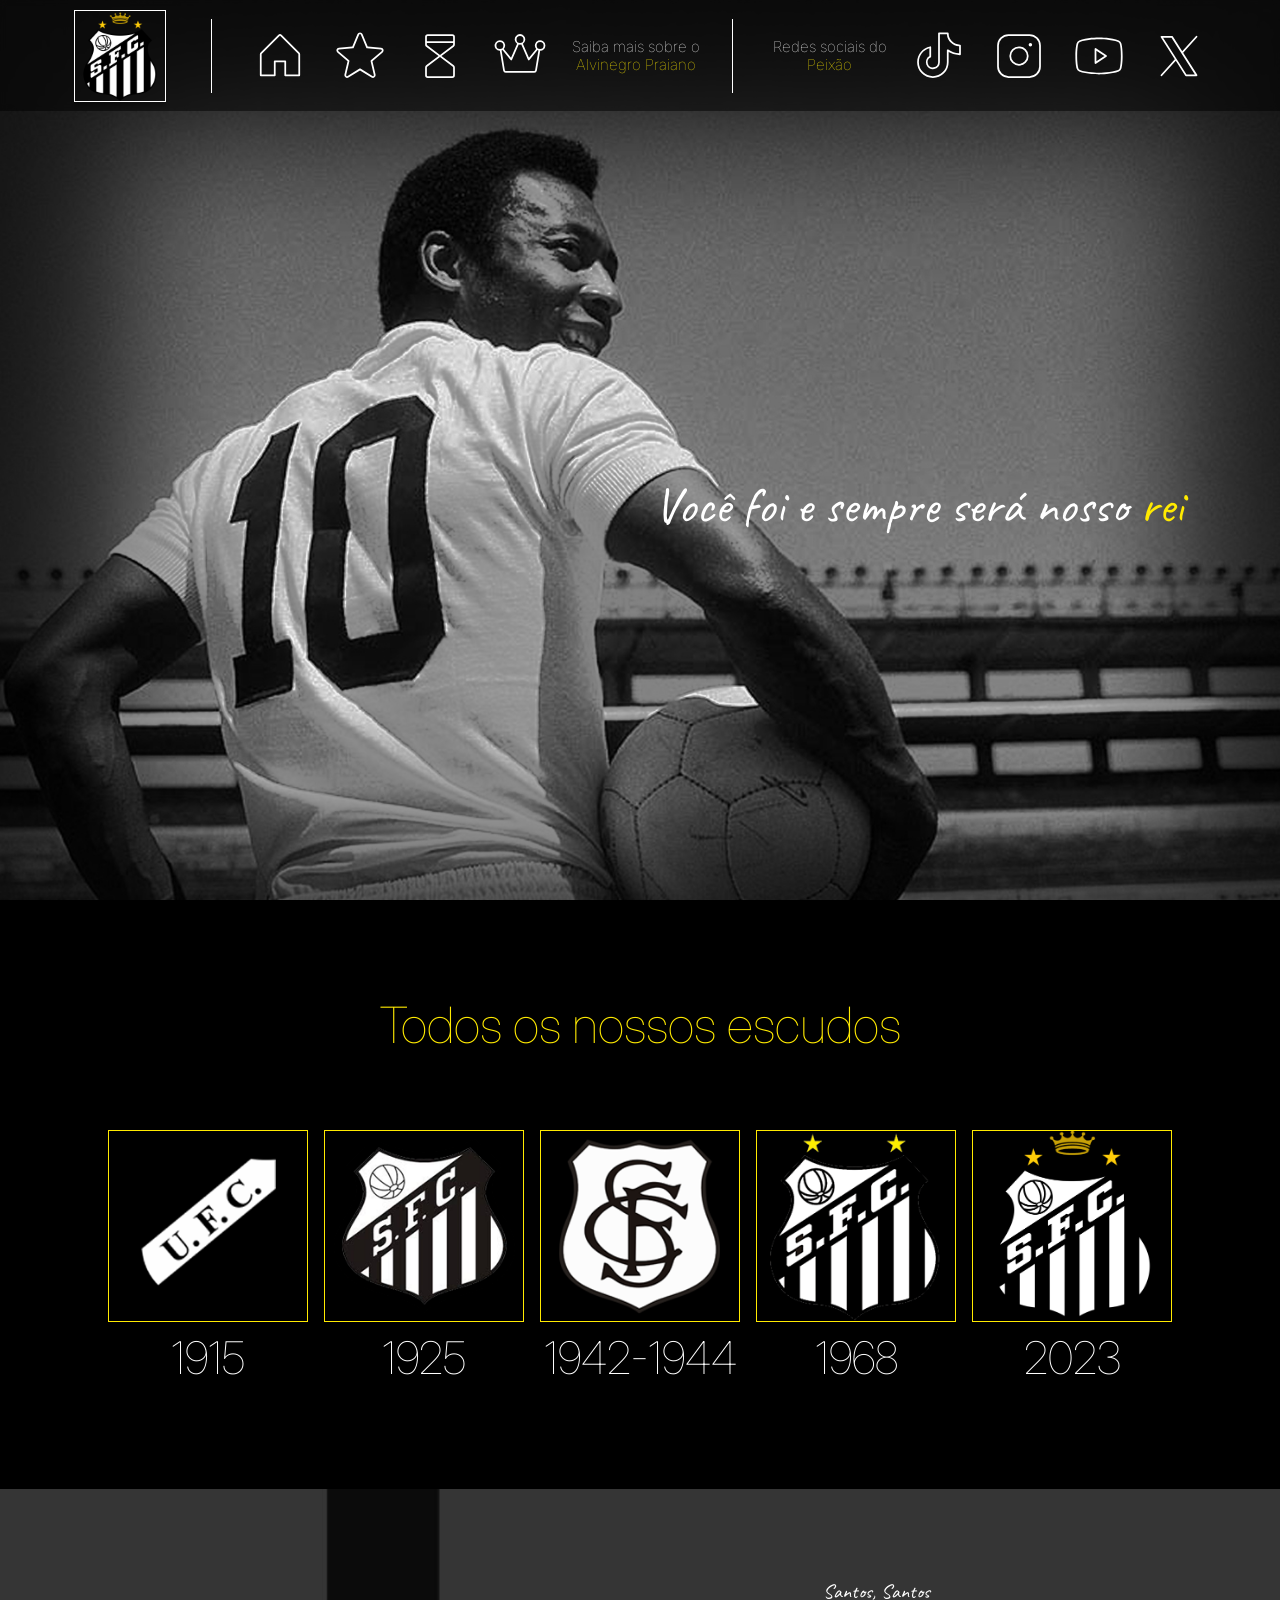
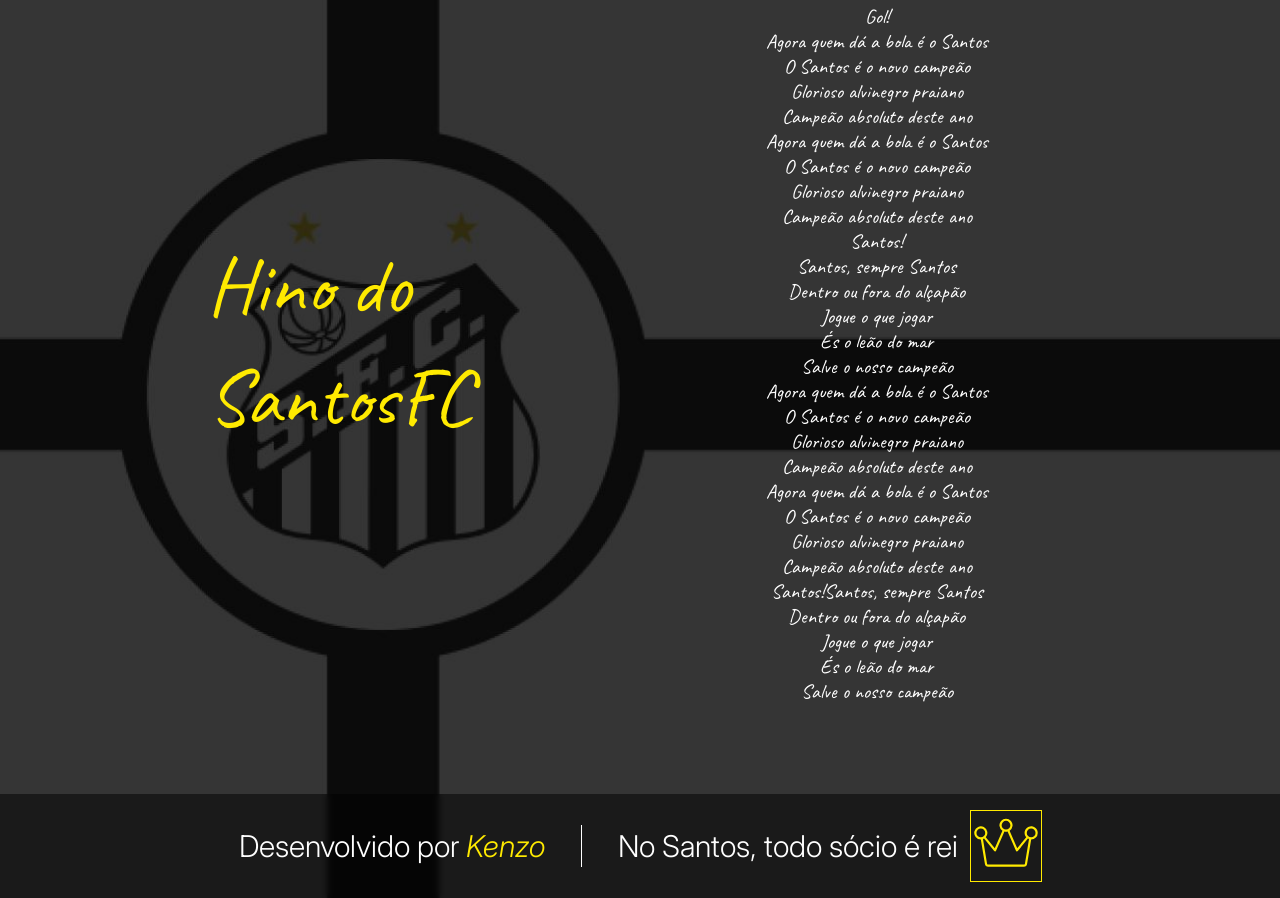
<file: index.html>
<!DOCTYPE html>
<html lang="pt-BR">
<head>
  <meta charset="UTF-8">
  <meta name="viewport" content="width=device-width, initial-scale=1.0">
  <title>Início - SomosSantos</title>
  <link rel="icon" type="image/png" href="img/escudos/favicon.png">

  <link rel="preconnect" href="https://fonts.googleapis.com">
  <link rel="preconnect" href="https://fonts.gstatic.com" crossorigin>
  <link href="https://fonts.googleapis.com/css2?family=Caveat&family=EB+Garamond&family=Inter:ital,wght@0,100;0,300;0,400;1,400;1,700&display=swap" rel="stylesheet">

  <link rel="stylesheet" href="css/base.css">
  <link rel="stylesheet" href="css/home.css">
</head>

<body>
  <header class="topo">
        <a href="index.html" class="topo__logo">
        <img src="img/escudos/escudo-2023.png" alt="Santos FC — página inicial">
        </a>

        <nav class="topo__nav" aria-label="Páginas do site">
            <a href="vila-belmiro.html"><img src="img/icones/casa.svg" alt="Vila-Belmiro"></a>
            <a href="idolos.html"><img src="img/icones/estrela.svg" alt="Ídolos"></a>
            <a href="historia.html"><img src="img/icones/ampulheta.svg" alt="História do clube"></a>
            <a href="pele.html"><img src="img/icones/coroa.svg" alt="Pelé"></a>       
            <p class="topo__texto">Saiba mais sobre o <span class="destaque">Alvinegro Praiano</span></p>   
        </nav>

        <div class="topo__redes">
        <p class="topo__texto">Redes sociais do <span class="destaque">Peixão</span></p>
        <a href="https://www.tiktok.com/@santosfc"><img src="img/icones/tiktok.svg" alt="TikTok"></a>
        <a href="https://www.instagram.com/santosfc/?hl=pt-br"><img src="img/icones/instagram.svg" alt="Instagram"></a>
        <a href="https://www.youtube.com/@santosfc"><img src="img/icones/youtube.svg" alt="YouTube"></a>
        <a href="https://x.com/SantosFC"><img src="img/icones/x.svg" alt="X"></a>
        </div>
  </header>

  <main>
     <section class="hero">
      <h1>Você foi e sempre será nosso <a href="pele.html" class="destaque hero__link">rei</a></h1>
        </section>

        <section class="escudos">
        <h2>Todos os nossos escudos</h2>
        <div class="escudos__grade">
            <figure>
            <img src="img/escudos/escudo-1915.png" alt="Escudo do União FC">
            <figcaption>1915</figcaption>
            </figure>
            <figure>
            <img src="img/escudos/escudo-1925.png" alt="Escudo do Santos sem estrelas">
            <figcaption>1925</figcaption>
            </figure>
            <figure>
            <img src="img/escudos/escudo-1942.png" alt="Escudo do Santos com as iniciais entrelaçadas">
            <figcaption>1942-1944</figcaption>
            </figure>
            <figure>
            <img src="img/escudos/escudo-1968.png" alt="Escudo do Santos bicampeão, com duas estrelas">
            <figcaption>1968</figcaption>
            </figure>
            <figure>
            <img src="img/escudos/escudo-2023.png" alt="Escudo atual do Santos, com a coroa">
            <figcaption>2023</figcaption>
            </figure>
        </div>
        </section>

        <section class="hino">
            <h2>Hino do SantosFC</h2>
            <p class="hino__letra">Santos, Santos
                Gol!
Agora quem dá a bola é o Santos
O Santos é o novo campeão
Glorioso alvinegro praiano
Campeão absoluto deste ano
Agora quem dá a bola é o Santos
O Santos é o novo campeão
Glorioso alvinegro praiano
Campeão absoluto deste ano
Santos!
Santos, sempre Santos
Dentro ou fora do alçapão
Jogue o que jogar
És o leão do mar
Salve o nosso campeão
Agora quem dá a bola é o Santos
O Santos é o novo campeão
Glorioso alvinegro praiano
Campeão absoluto deste ano
Agora quem dá a bola é o Santos
O Santos é o novo campeão
Glorioso alvinegro praiano
Campeão absoluto deste ano
Santos!Santos, sempre Santos
Dentro ou fora do alçapão
Jogue o que jogar
És o leão do mar
Salve o nosso campeão</p>
        </section>
  </main>

  <footer class="rodape rodape--sobreposto">
        <p class="rodape__credito">Desenvolvido por <span class="destaque">Kenzo</span></p>
        <a href="https://www.sociorei.com/" class="rodape__socio">
        No Santos, todo sócio é rei
        <img src="img/icones/coroa-amarela.svg" alt="">
    </a>
  </footer>
</body>
</html>
</file>
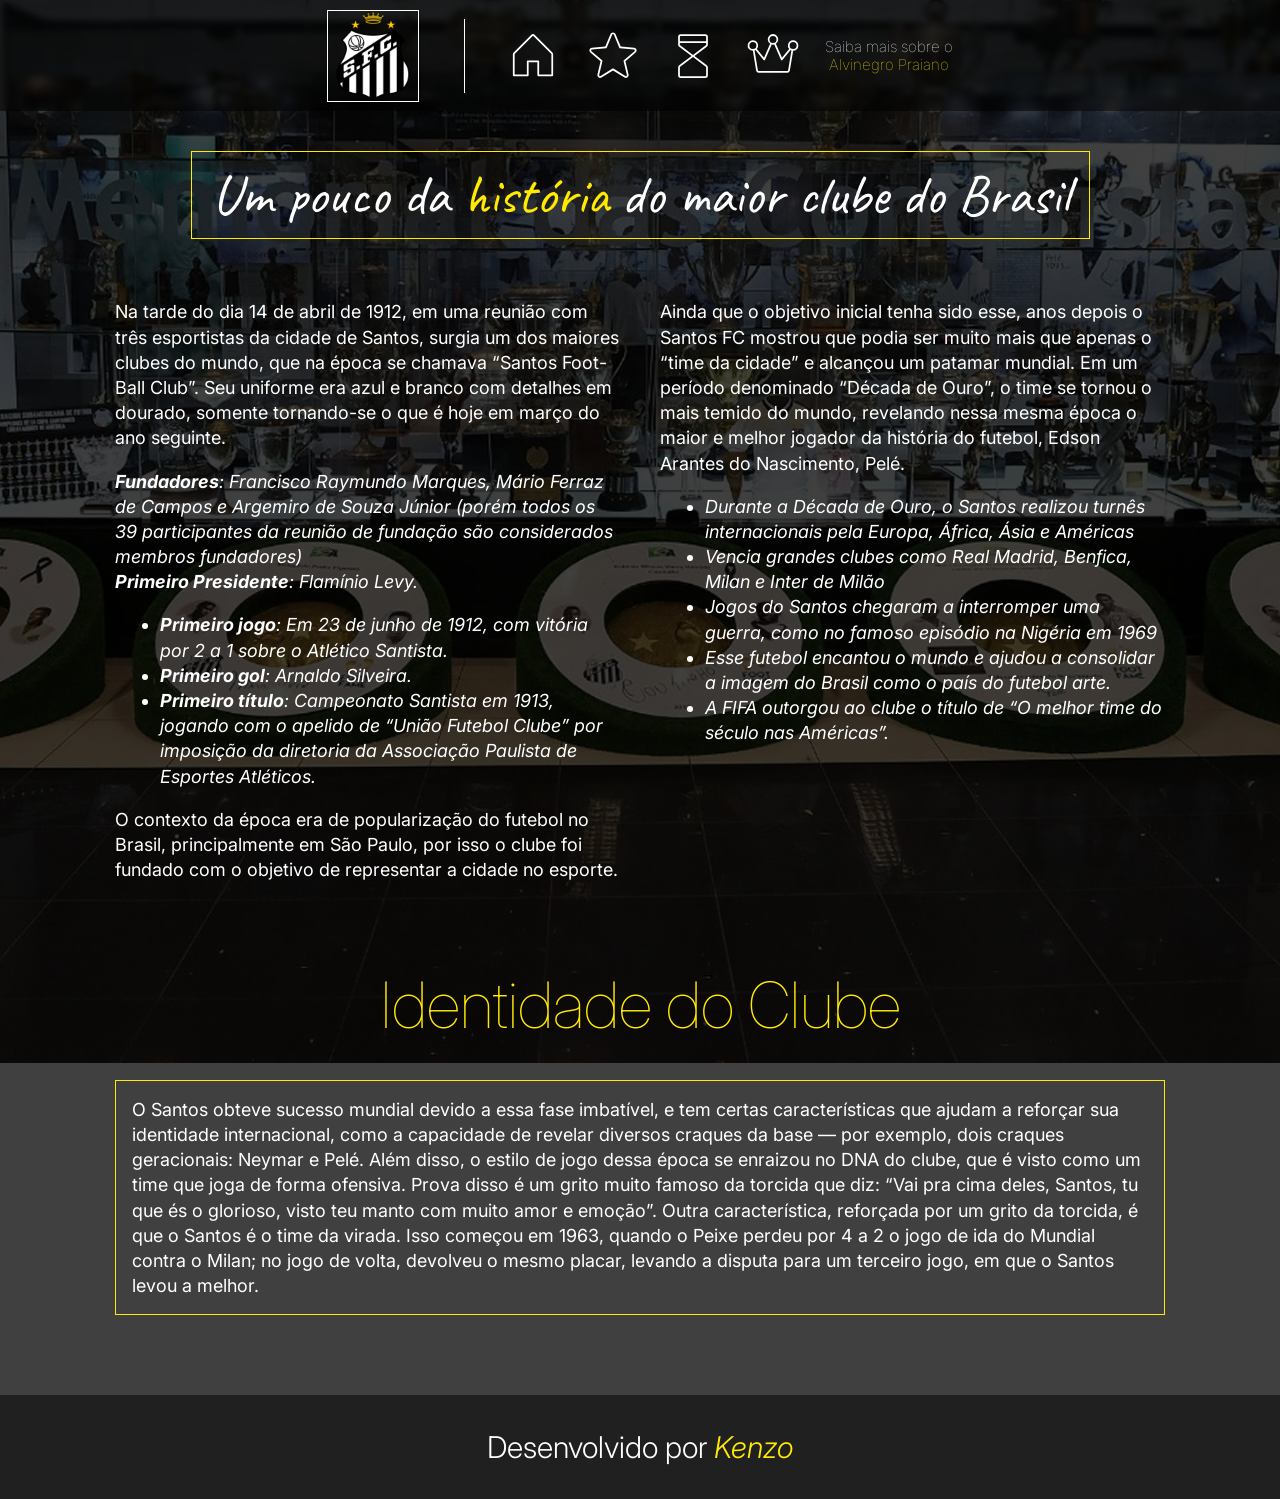
<file: historia.html>
<!DOCTYPE html>
<html lang="pt-BR">
<head>
  <meta charset="UTF-8">
  <meta name="viewport" content="width=device-width, initial-scale=1.0">
  <title>História — SomosSantos</title>
  <link rel="icon" type="image/png" href="img/escudos/favicon.png">

  <link rel="preconnect" href="https://fonts.googleapis.com">
  <link rel="preconnect" href="https://fonts.gstatic.com" crossorigin>
  <link href="https://fonts.googleapis.com/css2?family=Caveat&family=EB+Garamond&family=Inter:ital,wght@0,100;0,300;0,400;1,400;1,700&display=swap" rel="stylesheet">

  <link rel="stylesheet" href="css/base.css">
  <link rel="stylesheet" href="css/historia.css">
</head>
<body class="pagina-historia">
   <header class="topo">
        <a href="index.html" class="topo__logo">
        <img src="img/escudos/escudo-2023.png" alt="Santos FC — página inicial">
        </a>

        <nav class="topo__nav" aria-label="Páginas do site">
      <a href="vila-belmiro.html" title="Vila Belmiro"><img src="img/icones/casa.svg" alt="Vila Belmiro"></a>
      <a href="idolos.html" title="Ídolos"><img src="img/icones/estrela.svg" alt="Ídolos"></a>
      <a href="historia.html" title="História do clube"><img src="img/icones/ampulheta.svg" alt="História do clube"></a>
      <a href="pele.html" title="Pelé"><img src="img/icones/coroa.svg" alt="Pelé"></a>
      <p class="topo__texto">Saiba mais sobre o <span class="destaque">Alvinegro Praiano</span></p>
    </nav>
  </header>

  <main class="historia">
    <h1 class="caixa-titulo titulo-mao historia__titulo">
      Um pouco da <span class="destaque">história</span> do maior clube do Brasil
    </h1>
 
    <div class="historia__texto">
      <p>Na tarde do dia 14 de abril de 1912, em uma reunião com três esportistas da cidade de Santos, surgia um dos maiores clubes do mundo, que na época se chamava “Santos Foot-Ball Club”. Seu uniforme era azul e branco com detalhes em dourado, somente tornando-se o que é hoje em março do ano seguinte.</p>
 
      <p class="historia__ficha">
        <strong>Fundadores</strong>: Francisco Raymundo Marques, Mário Ferraz de Campos e Argemiro de Souza Júnior (porém todos os 39 participantes da reunião de fundação são considerados membros fundadores)<br>
        <strong>Primeiro Presidente</strong>: Flamínio Levy.
      </p>
 
      <ul>
        <li><strong>Primeiro jogo</strong>: Em 23 de junho de 1912, com vitória por 2 a 1 sobre o Atlético Santista.</li>
        <li><strong>Primeiro gol</strong>: Arnaldo Silveira.</li>
        <li><strong>Primeiro título</strong>: Campeonato Santista em 1913, jogando com o apelido de “União Futebol Clube” por imposição da diretoria da Associação Paulista de Esportes Atléticos.</li>
      </ul>
 
      <p>O contexto da época era de popularização do futebol no Brasil, principalmente em São Paulo, por isso o clube foi fundado com o objetivo de representar a cidade no esporte.</p>
 
      <p class="historia__virada">Ainda que o objetivo inicial tenha sido esse, anos depois o Santos FC mostrou que podia ser muito mais que apenas o “time da cidade” e alcançou um patamar mundial. Em um período denominado “Década de Ouro”, o time se tornou o mais temido do mundo, revelando nessa mesma época o maior e melhor jogador da história do futebol, Edson Arantes do Nascimento, Pelé.</p>
 
      <ul>
        <li>Durante a Década de Ouro, o Santos realizou turnês internacionais pela Europa, África, Ásia e Américas</li>
        <li>Vencia grandes clubes como Real Madrid, Benfica, Milan e Inter de Milão</li>
        <li>Jogos do Santos chegaram a interromper uma guerra, como no famoso episódio na Nigéria em 1969</li>
        <li>Esse futebol encantou o mundo e ajudou a consolidar a imagem do Brasil como o país do futebol arte.</li>
        <li>A FIFA outorgou ao clube o título de “O melhor time do século nas Américas”.</li>
      </ul>
    </div>
 
    <section class="historia__identidade">
      <h2 class="titulo-fino">Identidade do Clube</h2>
      <p>O Santos obteve sucesso mundial devido a essa fase imbatível, e tem certas características que ajudam a reforçar sua identidade internacional, como a capacidade de revelar diversos craques da base — por exemplo, dois craques geracionais: Neymar e Pelé. Além disso, o estilo de jogo dessa época se enraizou no DNA do clube, que é visto como um time que joga de forma ofensiva. Prova disso é um grito muito famoso da torcida que diz: “Vai pra cima deles, Santos, tu que és o glorioso, visto teu manto com muito amor e emoção”. Outra característica, reforçada por um grito da torcida, é que o Santos é o time da virada. Isso começou em 1963, quando o Peixe perdeu por 4 a 2 o jogo de ida do Mundial contra o Milan; no jogo de volta, devolveu o mesmo placar, levando a disputa para um terceiro jogo, em que o Santos levou a melhor.</p>
    </section>
  </main>
  <footer class="rodape">
    <p class="rodape__credito">Desenvolvido por <span class="destaque">Kenzo</span></p>
  </footer>
</body>
</html>
</file>
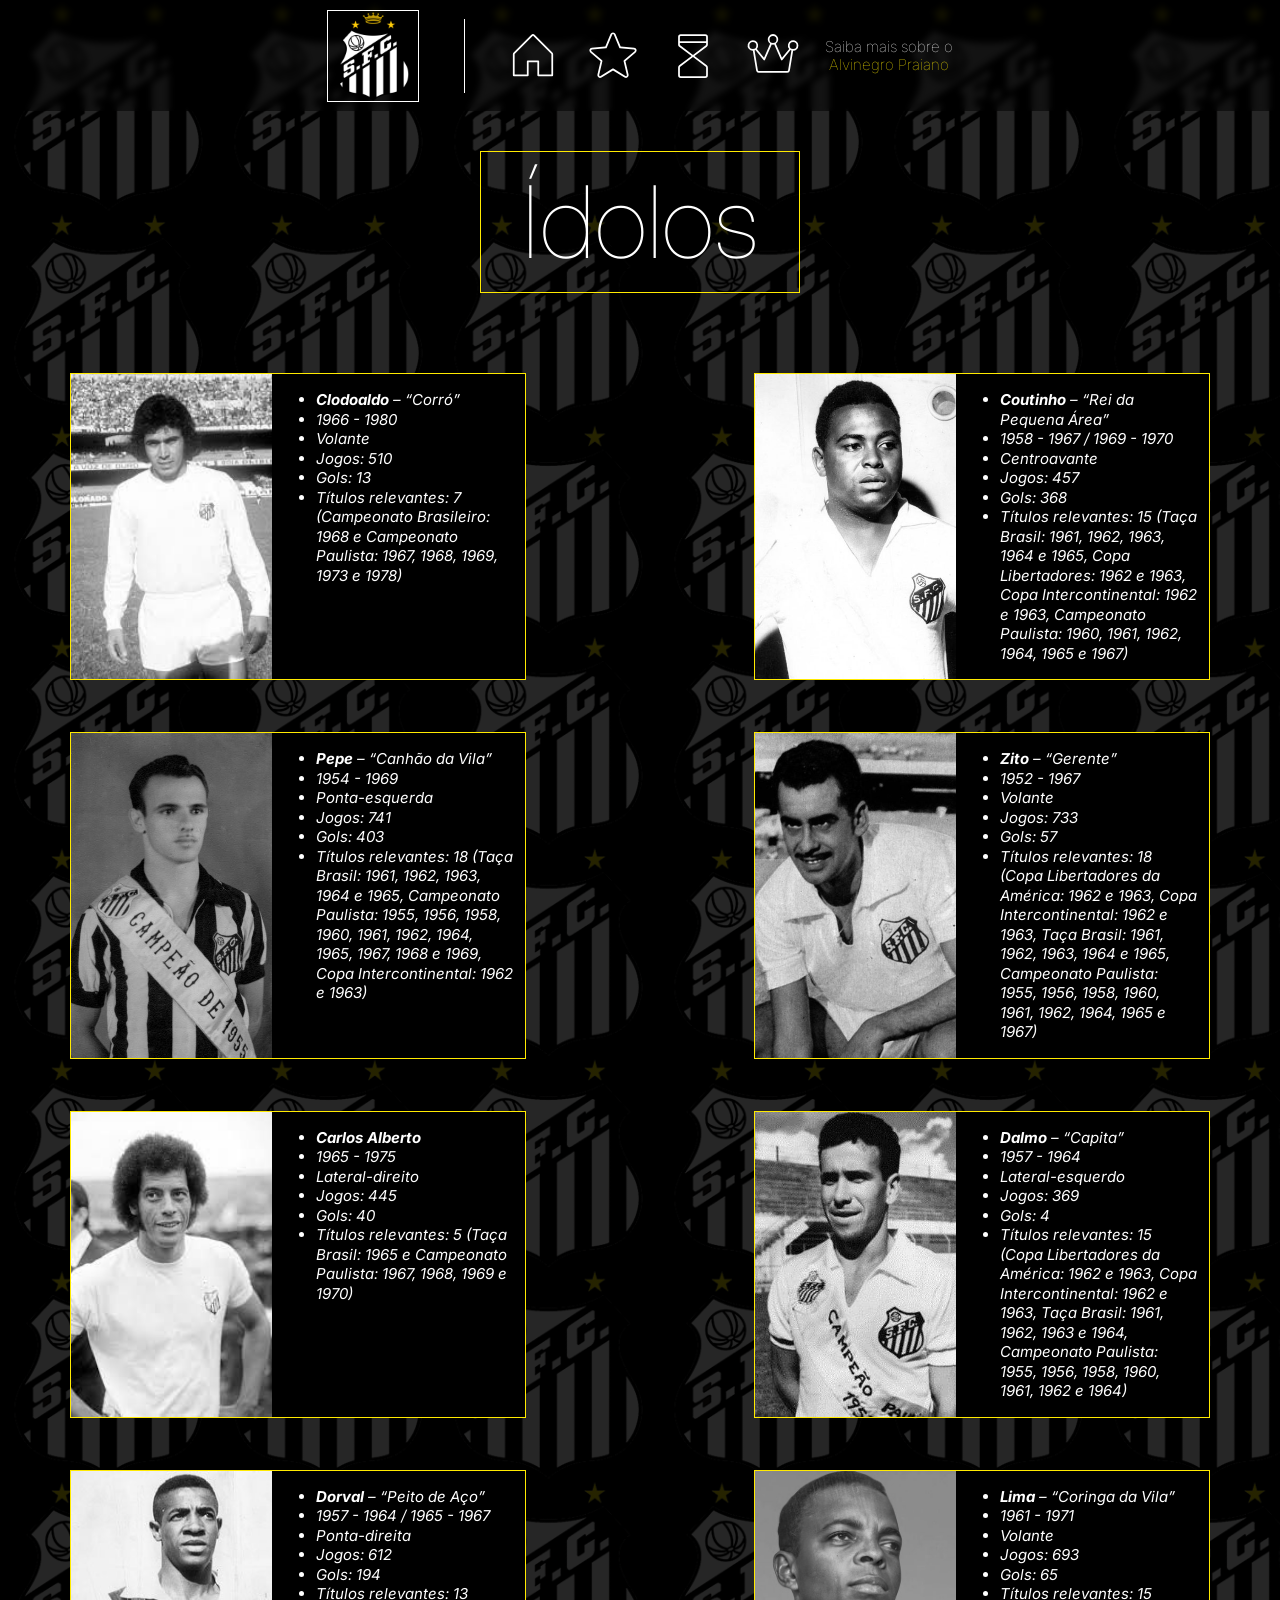
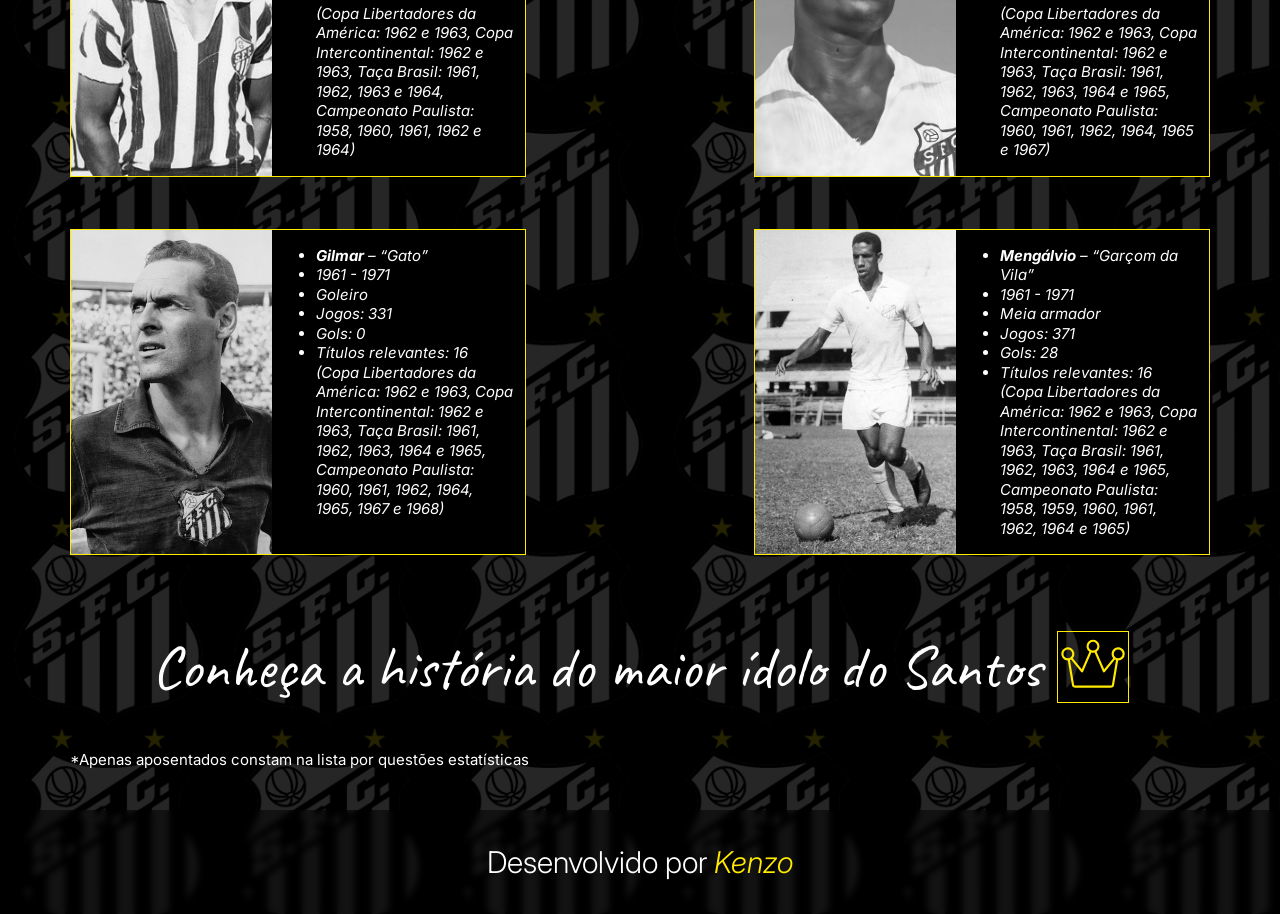
<file: idolos.html>
<!DOCTYPE html>
<html lang="pt-BR">
<head>
  <meta charset="UTF-8">
  <meta name="viewport" content="width=device-width, initial-scale=1.0">
  <title>Ídolos — SomosSantos</title>
  <link rel="icon" type="image/png" href="img/escudos/favicon.png">

  <link rel="preconnect" href="https://fonts.googleapis.com">
  <link rel="preconnect" href="https://fonts.gstatic.com" crossorigin>
  <link href="https://fonts.googleapis.com/css2?family=Caveat&family=EB+Garamond&family=Inter:ital,wght@0,100;0,300;0,400;1,400;1,700&display=swap" rel="stylesheet">

  <link rel="stylesheet" href="css/base.css">
  <link rel="stylesheet" href="css/idolos.css">
</head>
<body class="pagina-idolos">
  <header class="topo">
        <a href="index.html" class="topo__logo">
        <img src="img/escudos/escudo-2023.png" alt="Santos FC — página inicial">
        </a>

        <nav class="topo__nav" aria-label="Páginas do site">
      <a href="vila-belmiro.html" title="Vila Belmiro"><img src="img/icones/casa.svg" alt="Vila Belmiro"></a>
      <a href="idolos.html" title="Ídolos"><img src="img/icones/estrela.svg" alt="Ídolos"></a>
      <a href="historia.html" title="História do clube"><img src="img/icones/ampulheta.svg" alt="História do clube"></a>
      <a href="pele.html" title="Pelé"><img src="img/icones/coroa.svg" alt="Pelé"></a>
      <p class="topo__texto">Saiba mais sobre o <span class="destaque">Alvinegro Praiano</span></p>
    </nav>
  </header>

  <main class="idolos">
    <h1 class="caixa-titulo titulo-fino">Ídolos</h1>

    <div class="idolos__grade">
      <article class="idolo">
        <div class="idolo__foto"><img src="img/idolos/clodoaldo.jpg" alt="Clodoaldo"></div>
        <ul>
          <li><strong>Clodoaldo</strong> – “Corró”</li>
          <li>1966 - 1980</li>
          <li>Volante</li>
          <li>Jogos: 510</li>
          <li>Gols: 13</li>
          <li>Títulos relevantes: 7 (Campeonato Brasileiro: 1968 e Campeonato Paulista: 1967, 1968, 1969, 1973 e 1978)</li>
        </ul>
      </article>

      <article class="idolo">
        <div class="idolo__foto"><img src="img/idolos/coutinho.jpg" alt="Coutinho"></div>
        <ul>
          <li><strong>Coutinho</strong> – “Rei da Pequena Área”</li>
          <li>1958 - 1967 / 1969 - 1970</li>
          <li>Centroavante</li>
          <li>Jogos: 457</li>
          <li>Gols: 368</li>
          <li>Títulos relevantes: 15 (Taça Brasil: 1961, 1962, 1963, 1964 e 1965, Copa Libertadores: 1962 e 1963, Copa Intercontinental: 1962 e 1963, Campeonato Paulista: 1960, 1961, 1962, 1964, 1965 e 1967)</li>
        </ul>
      </article>

      <article class="idolo">
        <div class="idolo__foto"><img src="img/idolos/pepe.jpg" alt="Pepe"></div>
        <ul>
          <li><strong>Pepe</strong> – “Canhão da Vila”</li>
          <li>1954 - 1969</li>
          <li>Ponta-esquerda</li>
          <li>Jogos: 741</li>
          <li>Gols: 403</li>
          <li>Títulos relevantes: 18 (Taça Brasil: 1961, 1962, 1963, 1964 e 1965, Campeonato Paulista: 1955, 1956, 1958, 1960, 1961, 1962, 1964, 1965, 1967, 1968 e 1969, Copa Intercontinental: 1962 e 1963)</li>
        </ul>
      </article>

      <article class="idolo">
        <div class="idolo__foto"><img src="img/idolos/zito.jpg" alt="Zito"></div>
        <ul>
          <li><strong>Zito</strong> – “Gerente”</li>
          <li>1952 - 1967</li>
          <li>Volante</li>
          <li>Jogos: 733</li>
          <li>Gols: 57</li>
          <li>Títulos relevantes: 18 (Copa Libertadores da América: 1962 e 1963, Copa Intercontinental: 1962 e 1963, Taça Brasil: 1961, 1962, 1963, 1964 e 1965, Campeonato Paulista: 1955, 1956, 1958, 1960, 1961, 1962, 1964, 1965 e 1967)</li>
        </ul>
      </article>

      <article class="idolo">
        <div class="idolo__foto"><img src="img/idolos/carlos-alberto.jpg" alt="Carlos Alberto"></div>
        <ul>
          <li><strong>Carlos Alberto</strong></li>
          <li>1965 - 1975</li>
          <li>Lateral-direito</li>
          <li>Jogos: 445</li>
          <li>Gols: 40</li>
          <li>Títulos relevantes: 5 (Taça Brasil: 1965 e Campeonato Paulista: 1967, 1968, 1969 e 1970)</li>
        </ul>
      </article>

      <article class="idolo">
        <div class="idolo__foto"><img src="img/idolos/dalmo.jpg" alt="Dalmo"></div>
        <ul>
          <li><strong>Dalmo</strong> – “Capita”</li>
          <li>1957 - 1964</li>
          <li>Lateral-esquerdo</li>
          <li>Jogos: 369</li>
          <li>Gols: 4</li>
          <li>Títulos relevantes: 15 (Copa Libertadores da América: 1962 e 1963, Copa Intercontinental: 1962 e 1963, Taça Brasil: 1961, 1962, 1963 e 1964, Campeonato Paulista: 1955, 1956, 1958, 1960, 1961, 1962 e 1964)</li>
        </ul>
      </article>

      <article class="idolo">
        <div class="idolo__foto"><img src="img/idolos/dorval.jpg" alt="Dorval"></div>
        <ul>
          <li><strong>Dorval</strong> – “Peito de Aço”</li>
          <li>1957 - 1964 / 1965 - 1967</li>
          <li>Ponta-direita</li>
          <li>Jogos: 612</li>
          <li>Gols: 194</li>
          <li>Títulos relevantes: 13 (Copa Libertadores da América: 1962 e 1963, Copa Intercontinental: 1962 e 1963, Taça Brasil: 1961, 1962, 1963 e 1964, Campeonato Paulista: 1958, 1960, 1961, 1962 e 1964)</li>
        </ul>
      </article>

      <article class="idolo">
        <div class="idolo__foto"><img src="img/idolos/lima.jpg" alt="Lima"></div>
        <ul>
          <li><strong>Lima</strong> – “Coringa da Vila”</li>
          <li>1961 - 1971</li>
          <li>Volante</li>
          <li>Jogos: 693</li>
          <li>Gols: 65</li>
          <li>Títulos relevantes: 15 (Copa Libertadores da América: 1962 e 1963, Copa Intercontinental: 1962 e 1963, Taça Brasil: 1961, 1962, 1963, 1964 e 1965, Campeonato Paulista: 1960, 1961, 1962, 1964, 1965 e 1967)</li>
        </ul>
      </article>

      <article class="idolo">
        <div class="idolo__foto"><img src="img/idolos/gilmar.jpg" alt="Gilmar"></div>
        <ul>
          <li><strong>Gilmar</strong> – “Gato”</li>
          <li>1961 - 1971</li>
          <li>Goleiro</li>
          <li>Jogos: 331</li>
          <li>Gols: 0</li>
          <li>Títulos relevantes: 16 (Copa Libertadores da América: 1962 e 1963, Copa Intercontinental: 1962 e 1963, Taça Brasil: 1961, 1962, 1963, 1964 e 1965, Campeonato Paulista: 1960, 1961, 1962, 1964, 1965, 1967 e 1968)</li>
        </ul>
      </article>

      <article class="idolo">
        <div class="idolo__foto"><img src="img/idolos/mengalvio.jpg" alt="Mengálvio"></div>
        <ul>
          <li><strong>Mengálvio</strong> – “Garçom da Vila”</li>
          <li>1961 - 1971</li>
          <li>Meia armador</li>
          <li>Jogos: 371</li>
          <li>Gols: 28</li>
          <li>Títulos relevantes: 16 (Copa Libertadores da América: 1962 e 1963, Copa Intercontinental: 1962 e 1963, Taça Brasil: 1961, 1962, 1963, 1964 e 1965, Campeonato Paulista: 1958, 1959, 1960, 1961, 1962, 1964 e 1965)</li>
        </ul>
      </article>
    </div>

    <a href="pele.html" class="idolos__chamada titulo-mao">
      Conheça a história do maior ídolo do Santos
      <img src="img/icones/coroa-amarela.svg" alt="">
    </a>

    <small>*Apenas aposentados constam na lista por questões estatísticas</small>
  </main>
  <footer class="rodape">
    <p class="rodape__credito">Desenvolvido por <span class="destaque">Kenzo</span></p>
  </footer>
</body>
</html>
</file>
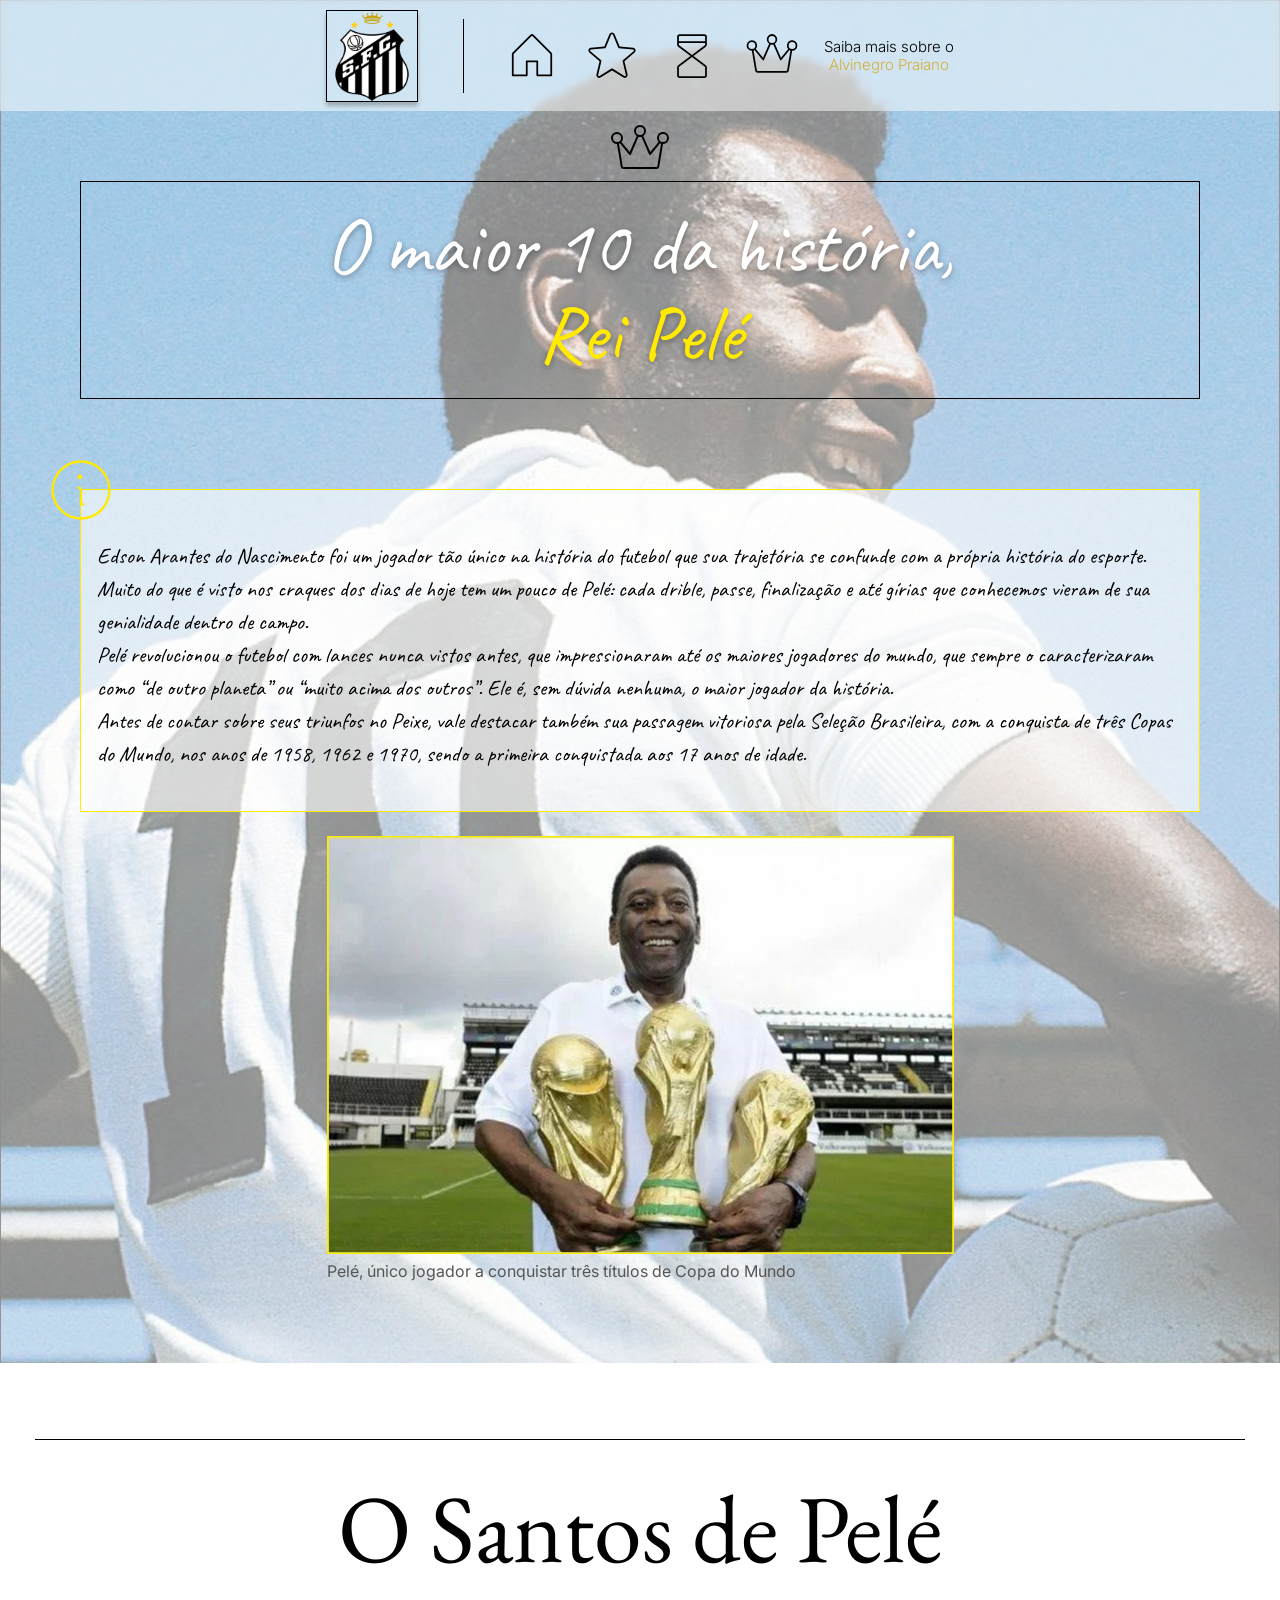
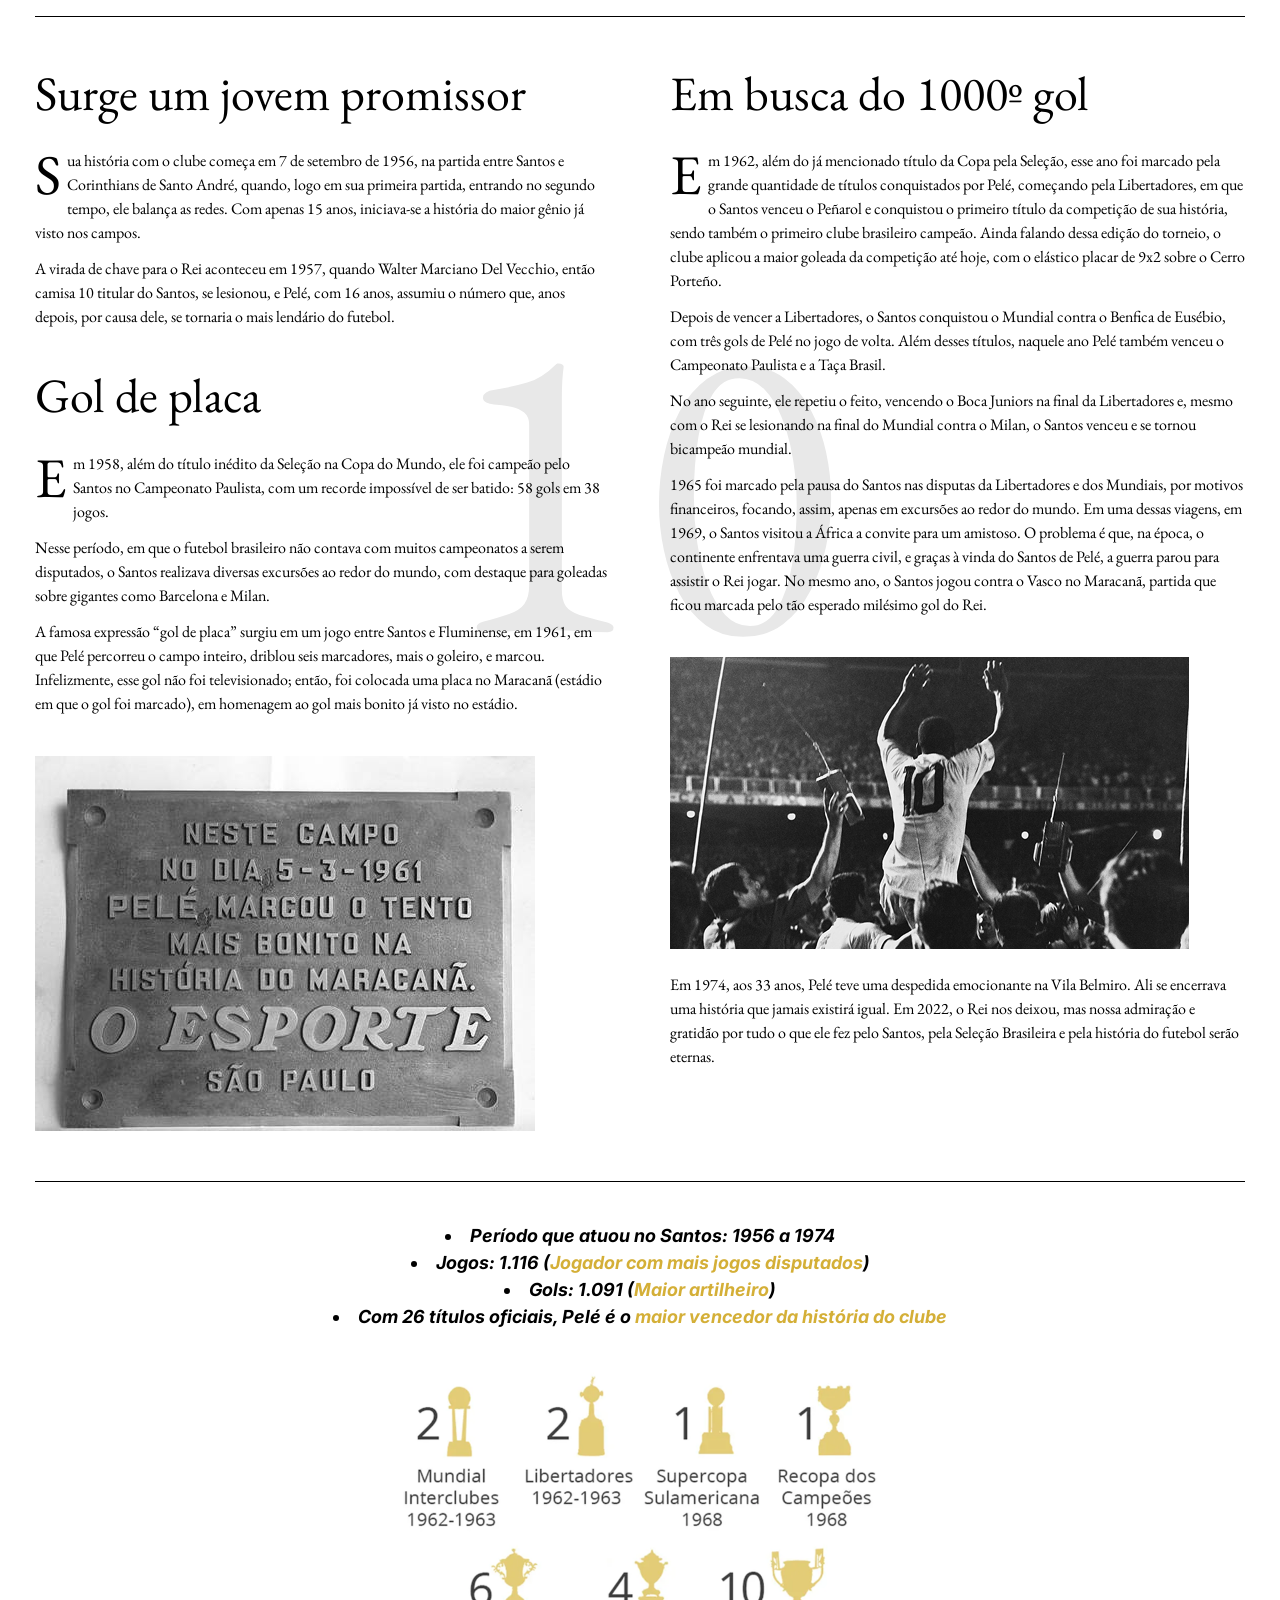
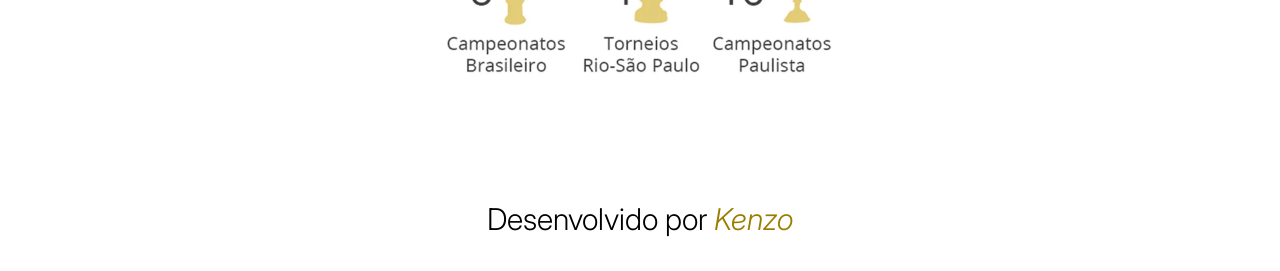
<file: pele.html>
<!DOCTYPE html>
<html lang="pt-BR">
<head>
  <meta charset="UTF-8">
  <meta name="viewport" content="width=device-width, initial-scale=1.0">
  <title>Pelé — SomosSantos</title>
  <link rel="icon" type="image/png" href="img/escudos/favicon.png">

  <link rel="preconnect" href="https://fonts.googleapis.com">
  <link rel="preconnect" href="https://fonts.gstatic.com" crossorigin>
  <link href="https://fonts.googleapis.com/css2?family=Caveat&family=EB+Garamond&family=Inter:ital,wght@0,100;0,300;0,400;1,400;1,700&display=swap" rel="stylesheet">

  <link rel="stylesheet" href="css/base.css">
  <link rel="stylesheet" href="css/pele.css">
</head>
<body class="pagina-pele">
  <header class="topo topo--claro">
    <a href="index.html" class="topo__logo">
      <img src="img/escudos/escudo-2023.png" alt="Santos FC — página inicial">
    </a>

    <nav class="topo__nav" aria-label="Páginas do site">
      <a href="vila-belmiro.html" title="Vila Belmiro"><img src="img/icones/casa.svg" alt="Vila Belmiro"></a>
      <a href="idolos.html" title="Ídolos"><img src="img/icones/estrela.svg" alt="Ídolos"></a>
      <a href="historia.html" title="História do clube"><img src="img/icones/ampulheta.svg" alt="História do clube"></a>
      <a href="pele.html" title="Pelé"><img src="img/icones/coroa.svg" alt="Pelé"></a>
      <p class="topo__texto">Saiba mais sobre o <span class="destaque">Alvinegro Praiano</span></p>
    </nav>
  </header>

  <main>
    <!-- ===== Parte 1: Pelé ===== -->
    <section class="pele">
      <header class="pele__titulo">
        <img src="img/icones/coroa-preta.svg" alt="" class="pele__coroa">
        <h1>O maior 10 da história, <span class="destaque">Rei Pelé</span></h1>
      </header>

      <div class="pele__texto">
        <img src="img/icones/info-amarelo.svg" alt="" class="pele__info">
        <p>Edson Arantes do Nascimento foi um jogador tão único na história do futebol que sua trajetória se confunde com a própria história do esporte. Muito do que é visto nos craques dos dias de hoje tem um pouco de Pelé: cada drible, passe, finalização e até gírias que conhecemos vieram de sua genialidade dentro de campo.</p>
        <p>Pelé revolucionou o futebol com lances nunca vistos antes, que impressionaram até os maiores jogadores do mundo, que sempre o caracterizaram como “de outro planeta” ou “muito acima dos outros”. Ele é, sem dúvida nenhuma, o maior jogador da história.</p>
        <p>Antes de contar sobre seus triunfos no Peixe, vale destacar também sua passagem vitoriosa pela Seleção Brasileira, com a conquista de três Copas do Mundo, nos anos de 1958, 1962 e 1970, sendo a primeira conquistada aos 17 anos de idade.</p>
      </div>

      <figure class="pele__foto">
        <img src="img/pele-tacas.jpg" alt="Pelé sorrindo com três taças da Copa do Mundo nos braços, no gramado da Vila Belmiro">
        <figcaption>Pelé, único jogador a conquistar três títulos de Copa do Mundo</figcaption>
      </figure>
    </section>

    <!-- ===== Parte 2: Jornal ===== -->
    <article class="jornal">
      <hr>
      <h2 class="jornal__titulo">O Santos de Pelé</h2>
      <hr>

      <div class="jornal__corpo">
        <span class="jornal__dez" aria-hidden="true">10</span>

        <div class="jornal__coluna">
          <section>
            <h3>Surge um jovem promissor</h3>
            <p>Sua história com o clube começa em 7 de setembro de 1956, na partida entre Santos e Corinthians de Santo André, quando, logo em sua primeira partida, entrando no segundo tempo, ele balança as redes. Com apenas 15 anos, iniciava-se a história do maior gênio já visto nos campos.</p>
            <p>A virada de chave para o Rei aconteceu em 1957, quando Walter Marciano Del Vecchio, então camisa 10 titular do Santos, se lesionou, e Pelé, com 16 anos, assumiu o número que, anos depois, por causa dele, se tornaria o mais lendário do futebol.</p>
          </section>

          <section>
            <h3>Gol de placa</h3>
            <p>Em 1958, além do título inédito da Seleção na Copa do Mundo, ele foi campeão pelo Santos no Campeonato Paulista, com um recorde impossível de ser batido: 58 gols em 38 jogos.</p>
            <p>Nesse período, em que o futebol brasileiro não contava com muitos campeonatos a serem disputados, o Santos realizava diversas excursões ao redor do mundo, com destaque para goleadas sobre gigantes como Barcelona e Milan.</p>
            <p>A famosa expressão “gol de placa” surgiu em um jogo entre Santos e Fluminense, em 1961, em que Pelé percorreu o campo inteiro, driblou seis marcadores, mais o goleiro, e marcou. Infelizmente, esse gol não foi televisionado; então, foi colocada uma placa no Maracanã (estádio em que o gol foi marcado), em homenagem ao gol mais bonito já visto no estádio.</p>
          </section>

          <figure>
            <img src="img/placa-maracana.jpg" alt="Placa de bronze no Maracanã em homenagem ao gol de Pelé em 5 de março de 1961">
          </figure>
        </div>

        <div class="jornal__coluna">
          <section>
            <h3>Em busca do 1000º gol</h3>
            <p>Em 1962, além do já mencionado título da Copa pela Seleção, esse ano foi marcado pela grande quantidade de títulos conquistados por Pelé, começando pela Libertadores, em que o Santos venceu o Peñarol e conquistou o primeiro título da competição de sua história, sendo também o primeiro clube brasileiro campeão. Ainda falando dessa edição do torneio, o clube aplicou a maior goleada da competição até hoje, com o elástico placar de 9x2 sobre o Cerro Porteño.</p>
            <p>Depois de vencer a Libertadores, o Santos conquistou o Mundial contra o Benfica de Eusébio, com três gols de Pelé no jogo de volta. Além desses títulos, naquele ano Pelé também venceu o Campeonato Paulista e a Taça Brasil.</p>
            <p>No ano seguinte, ele repetiu o feito, vencendo o Boca Juniors na final da Libertadores e, mesmo com o Rei se lesionando na final do Mundial contra o Milan, o Santos venceu e se tornou bicampeão mundial.</p>
            <p>1965 foi marcado pela pausa do Santos nas disputas da Libertadores e dos Mundiais, por motivos financeiros, focando, assim, apenas em excursões ao redor do mundo. Em uma dessas viagens, em 1969, o Santos visitou a África a convite para um amistoso. O problema é que, na época, o continente enfrentava uma guerra civil, e graças à vinda do Santos de Pelé, a guerra parou para assistir o Rei jogar. No mesmo ano, o Santos jogou contra o Vasco no Maracanã, partida que ficou marcada pelo tão esperado milésimo gol do Rei.</p>
          </section>

          <figure>
            <img src="img/gol-1000.jpg" alt="Pelé carregado pela torcida após marcar o milésimo gol">
          </figure>

          <p>Em 1974, aos 33 anos, Pelé teve uma despedida emocionante na Vila Belmiro. Ali se encerrava uma história que jamais existirá igual. Em 2022, o Rei nos deixou, mas nossa admiração e gratidão por tudo o que ele fez pelo Santos, pela Seleção Brasileira e pela história do futebol serão eternas.</p>
        </div>
      </div>

      <hr>

      <section class="jornal__numeros">
        <h3 class="visualmente-oculto">Pelé em números</h3>
        <ul class="jornal__stats">
          <li>Período que atuou no Santos: 1956 a 1974</li>
          <li>Jogos: 1.116 (<span class="destaque-escuro">Jogador com mais jogos disputados</span>)</li>
          <li>Gols: 1.091 (<span class="destaque-escuro">Maior artilheiro</span>)</li>
          <li>Com 26 títulos oficiais, Pelé é o <span class="destaque-escuro">maior vencedor da história do clube</span></li>
        </ul>
        <img src="img/tacas.png" class="jornal__tacas"
             alt="Títulos de Pelé pelo Santos: 2 Mundiais Interclubes (1962-1963), 2 Libertadores (1962-1963), 1 Supercopa Sul-Americana (1968), 1 Recopa dos Campeões (1968), 6 Campeonatos Brasileiros, 4 Torneios Rio-São Paulo e 10 Campeonatos Paulistas">
      </section>
    </article>
  </main>
  <footer class="rodape rodape--claro">
    <p class="rodape__credito">Desenvolvido por <span class="destaque">Kenzo</span></p>
  </footer>
</body>
</html>
</file>
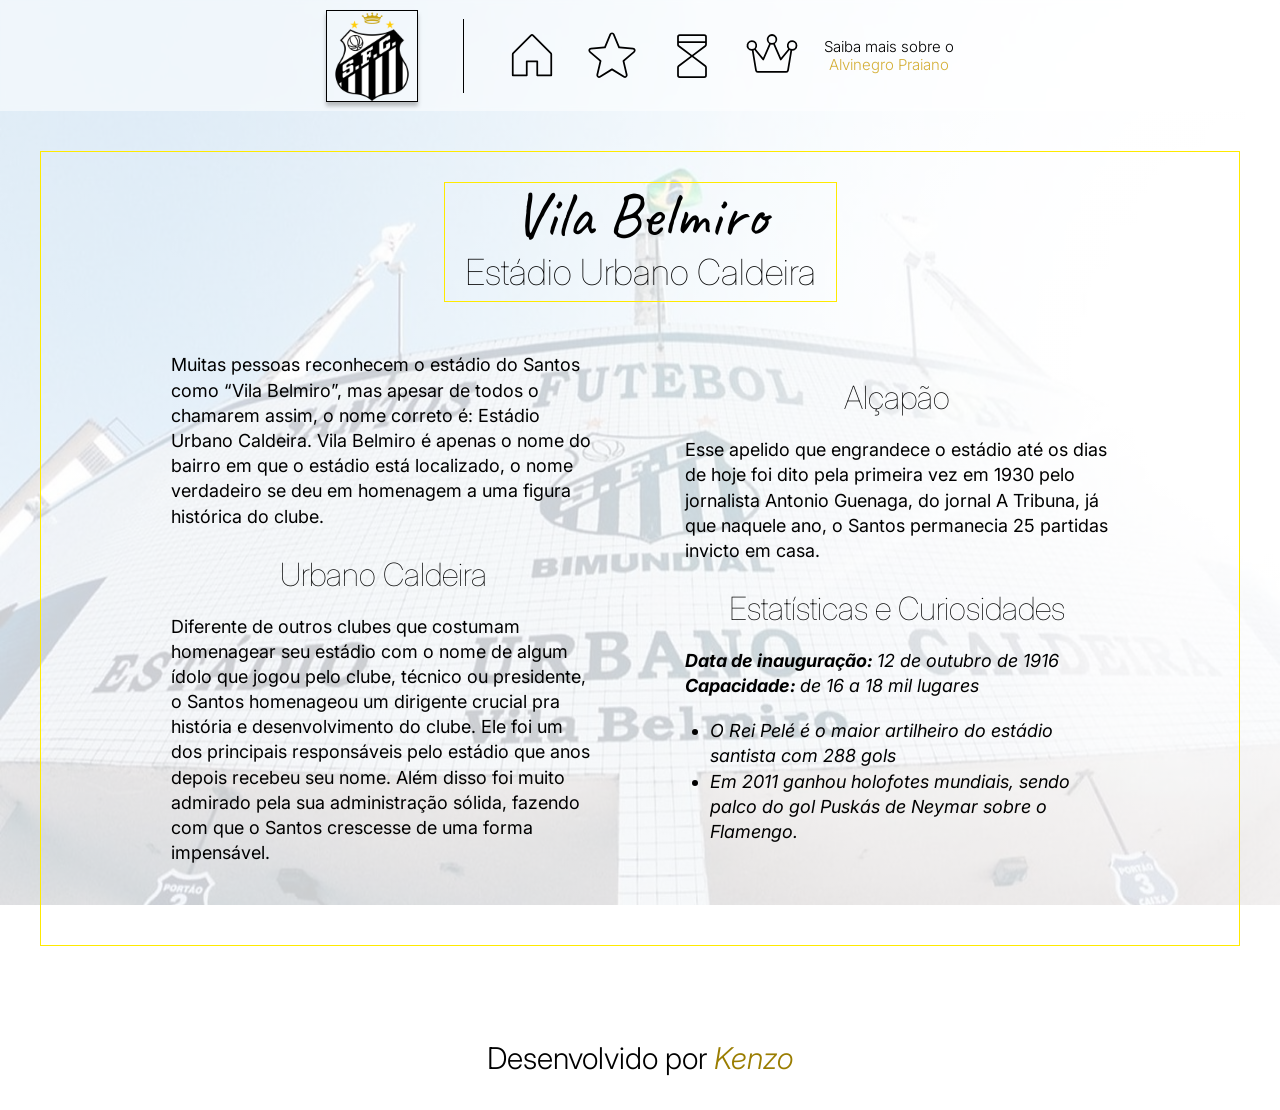
<file: vila-belmiro.html>
<!DOCTYPE html>
<html lang="pt-BR">
<head>
  <meta charset="UTF-8">
  <meta name="viewport" content="width=device-width, initial-scale=1.0">
  <title>Vila Belmiro — SomosSantos</title>
  <link rel="icon" type="image/png" href="img/escudos/favicon.png">

  <link rel="preconnect" href="https://fonts.googleapis.com">
  <link rel="preconnect" href="https://fonts.gstatic.com" crossorigin>
  <link href="https://fonts.googleapis.com/css2?family=Caveat&family=EB+Garamond&family=Inter:ital,wght@0,100;0,300;0,400;1,400;1,700&display=swap" rel="stylesheet">

  <link rel="stylesheet" href="css/base.css">
  <link rel="stylesheet" href="css/vila.css">
</head>
<body class="pagina-vila">
  <header class="topo topo--claro">
        <a href="index.html" class="topo__logo">
        <img src="img/escudos/escudo-2023.png" alt="Santos FC — página inicial">
        </a>

        <nav class="topo__nav" aria-label="Páginas do site">
      <a href="vila-belmiro.html" title="Vila Belmiro"><img src="img/icones/casa.svg" alt="Vila Belmiro"></a>
      <a href="idolos.html" title="Ídolos"><img src="img/icones/estrela.svg" alt="Ídolos"></a>
      <a href="historia.html" title="História do clube"><img src="img/icones/ampulheta.svg" alt="História do clube"></a>
      <a href="pele.html" title="Pelé"><img src="img/icones/coroa.svg" alt="Pelé"></a>
      <p class="topo__texto">Saiba mais sobre o <span class="destaque">Alvinegro Praiano</span></p>
    </nav>
  </header>

  <main class="vila">
    <hgroup class="caixa-titulo vila__titulo">
      <h1 class="titulo-mao">Vila Belmiro</h1>
      <p class="titulo-fino">Estádio Urbano Caldeira</p>
    </hgroup>

    <div class="vila__colunas">
      <div>
        <p>Muitas pessoas reconhecem o estádio do Santos como “Vila Belmiro”, mas apesar de todos o chamarem assim, o nome correto é: Estádio Urbano Caldeira. Vila Belmiro é apenas o nome do bairro em que o estádio está localizado, o nome verdadeiro se deu em homenagem a uma figura histórica do clube.</p>

        <section>
          <h2 class="titulo-fino">Urbano Caldeira</h2>
          <p>Diferente de outros clubes que costumam homenagear seu estádio com o nome de algum ídolo que jogou pelo clube, técnico ou presidente, o Santos homenageou um dirigente crucial pra história e desenvolvimento do clube. Ele foi um dos principais responsáveis pelo estádio que anos depois recebeu seu nome. Além disso foi muito admirado pela sua administração sólida, fazendo com que o Santos crescesse de uma forma impensável.</p>
        </section>
      </div>

      <div>
        <section>
          <h2 class="titulo-fino">Alçapão</h2>
          <p>Esse apelido que engrandece o estádio até os dias de hoje foi dito pela primeira vez em 1930 pelo jornalista Antonio Guenaga, do jornal A Tribuna, já que naquele ano, o Santos permanecia 25 partidas invicto em casa.</p>
        </section>

        <section>
          <h2 class="titulo-fino">Estatísticas e Curiosidades</h2>
          <dl>
            <dt>Data de inauguração</dt>
            <dd>12 de outubro de 1916</dd>
            <dt>Capacidade</dt>
            <dd>de 16 a 18 mil lugares</dd>
          </dl>
          <ul>
            <li>O Rei Pelé é o maior artilheiro do estádio santista com 288 gols</li>
            <li>Em 2011 ganhou holofotes mundiais, sendo palco do gol Puskás de Neymar sobre o Flamengo.</li>
          </ul>
        </section>
      </div>
    </div>
  </main>
  <footer class="rodape rodape--claro">
    <p class="rodape__credito">Desenvolvido por <span class="destaque">Kenzo</span></p>
  </footer>
</body>
</html>
</file>
<file: css/base.css>
/* ===== Variáveis ===== */
:root {
  --amarelo: #ffea00;
  --amarelo-escuro: #d4af37;
  --preto: #000;
  --branco: #fff;
  --cinza-claro: #e5e5e5;
  --amarelo-rodape: #9a7d00;

  --fonte-texto: 'Inter', sans-serif;
  --fonte-mao: 'Caveat', cursive;

  --altura-topo: 111px;
  --altura-rodape: 104px;
}

/* ===== Reset ===== */
*,
*::before,
*::after {
  box-sizing: border-box;
  margin: 0;
  padding: 0;
}

body {
  font-family: var(--fonte-texto);
  line-height: 1.4;
  background: var(--preto);
  color: var(--branco);
}

img {
  display: block;
  max-width: 100%;
}

a {
  color: inherit;
  text-decoration: none;
}

ul {
  padding-left: 1.4em;
}

/* ===== Classes comuns ===== */
.destaque {
  color: var(--amarelo);
}

.titulo-mao {
  font-family: var(--fonte-mao);
  font-weight: 400;
}

.titulo-fino {
  font-weight: 100;
}

.caixa-titulo {
  width: fit-content;
  margin-inline: auto;
  padding: 8px 20px;
  border: 1px solid var(--amarelo);
  text-align: center;
}

/* ===== Header ===== */
.topo {
  position: fixed;
  top: 0;
  left: 0;
  z-index: 10;
  width: 100%;
  height: var(--altura-topo);
  padding: 0 55px;
  display: flex;
  align-items: center;
  justify-content: center;
  gap: 32px;
  background: rgba(0, 0, 0, 0.5);
  backdrop-filter: blur(3px);
}

.topo__logo {
  margin-right: 13px;
}

.topo__nav,
.topo__redes {
  height: 74px;
  padding-left: 40px;
  border-left: 1px solid var(--branco);
  display: flex;
  align-items: center;
  gap: 34px;
}

.topo__logo img {
  width: 92px;
  height: 92px;
  border: 1px solid var(--branco);
  box-shadow: 0 4px 4px rgba(0, 0, 0, 0.25);
}

.topo__nav img,
.topo__redes img {
  width: 70px;
  height: 70px;
  transition: transform 0.2s;
}

.topo a:hover img {
  transform: scale(1.1);
}

.topo__texto {
  width: max-content;
  font-size: 15px;
  font-weight: 100;
  line-height: 1.2;
  text-align: center;
}

.topo__texto .destaque {
  display: block;
}

/* ===== Variações do header ===== */

/* Claro: páginas de fundo claro */
.topo--claro {
  background: rgba(255, 255, 255, 0.5);
  color: var(--preto);
}

.topo--claro .topo__nav,
.topo--claro .topo__redes {
  border-left-color: var(--preto);
}

.topo--claro .topo__nav img,
.topo--claro .topo__redes img {
  filter: invert(1);
}

.topo--claro .topo__logo img {
  border-color: var(--preto);
}

.topo--claro .destaque {
  color: var(--amarelo-escuro);
}

.topo--claro .topo__texto {
  font-weight: 300;
}

/* ===== Rodapé ===== */
.rodape {
  height: var(--altura-rodape);
  padding: 0 36px;
  display: flex;
  align-items: center;
  justify-content: center;
  gap: 36px;
  background: rgba(0, 0, 0, 0.5);
  color: var(--branco);
  font-size: 30px;
  font-weight: 300;
  backdrop-filter: blur(3px);
}

.rodape__credito {
  padding-right: 36px;
  border-right: 1px solid var(--branco);
}

.rodape__credito .destaque {
  font-style: italic;
}

.rodape__socio {
  display: flex;
  align-items: center;
  gap: 12px;
}

.rodape__socio img {
  width: 72px;
  height: 72px;
  border: 1px solid var(--amarelo);
}

/* Variação clara: páginas de fundo claro */
.rodape--claro {
  background: rgba(255, 255, 255, 0.5);
  color: var(--preto);
}

.rodape--claro .rodape__credito {
  border-right-color: var(--preto);
}

.rodape--claro .destaque {
  color: var(--amarelo-rodape);
}

.rodape--claro .rodape__socio img {
  border-color: var(--amarelo-rodape);
}

.rodape__credito:only-child {
  padding-right: 0;
  border-right: none;
}

/* Sobreposto: sobe para cima da última seção */
.rodape--sobreposto {
  position: relative;
  margin-top: calc(-1 * var(--altura-rodape));
}

/* ===================== Responsivo ===================== */

/* Notebooks (1366px, 1280px): header todo ainda em uma linha */
@media (max-width: 1460px) {
  .topo__nav,
  .topo__redes {
    gap: 24px;
  }

  .topo__nav img,
  .topo__redes img {
    width: 56px;
    height: 56px;
  }
}

/* Tablets: os textos do header saem, os ícones diminuem */
@media (max-width: 1100px) {
  .topo {
    padding: 0 24px;
    gap: 20px;
  }

  .topo__logo {
    margin-right: 0;
  }

  .topo__nav,
  .topo__redes {
    gap: 16px;
    padding-left: 20px;
  }

  .topo__nav img,
  .topo__redes img {
    width: 44px;
    height: 44px;
  }

  .topo__texto {
    display: none;
  }

  .rodape {
    gap: 24px;
    font-size: 24px;
  }

  .rodape__credito {
    padding-right: 24px;
  }
}

/* Celulares */
@media (max-width: 600px) {
  :root {
    --altura-topo: 64px;
    --altura-rodape: 150px;
  }

  .topo {
    padding: 0 12px;
    gap: 10px;
  }

  .topo__logo img {
    width: 44px;
    height: 44px;
  }

  .topo__nav,
  .topo__redes {
    height: 40px;
    gap: 6px;
    padding-left: 10px;
  }

  .topo__nav img,
  .topo__redes img {
    width: 24px;
    height: 24px;
  }

  .rodape {
    height: auto;
    flex-direction: column;
    gap: 12px;
    padding: 24px 16px;
    font-size: 20px;
    text-align: center;
  }

  .rodape--sobreposto {
    height: var(--altura-rodape);
  }

  .rodape__credito {
    padding-right: 0;
    border-right: none;
  }

  .rodape__socio img {
    width: 48px;
    height: 48px;
  }
}
</file>
<file: css/home.css>
.hero {
  min-height: 100vh;
  padding: var(--altura-topo) 97px 0;
  display: flex;
  align-items: center;
  justify-content: flex-end;
  background: url('../img/pele-hero.jpg') center / cover no-repeat;
}

.hero h1 {
  font-family: var(--fonte-mao);
  font-weight: 400;
  font-size: 50px;
}

.hero__link {
  position: relative;
}

.hero__link::before {
  content: '';
  position: absolute;
  bottom: 60%;
  left: 50%;
  width: 36px;
  height: 36px;
  background: url('../img/icones/coroa-amarela.svg') center / contain no-repeat;
  opacity: 0;
  transform: translate(calc(-50% + 5px), 8px);
  transition: opacity 0.2s, transform 0.2s;
  pointer-events: none;
}

.hero__link:hover::before {
  opacity: 1;
  transform: translate(calc(-50% + 5px), 0);
}

.escudos {
  padding: 90px 108px 100px;
  text-align: center;
}

.escudos h2 {
  margin-bottom: 70px;
  font-size: 50px;
  font-weight: 100;
  color: var(--amarelo);
}

.escudos__grade {
  display: grid;
  grid-template-columns: repeat(5, 200px);
  justify-content: space-between;
}

.escudos img {
  width: 200px;
  height: 192px;
  object-fit: cover;
  border: 1px solid var(--amarelo);
}

.escudos figure {
  display: flex;
  flex-direction: column;
  align-items: center;
  transition: transform 0.2s;
}

.escudos figure:hover {
  transform: scale(1.08);
}

.escudos figcaption {
  margin-top: 4px;
  font-size: 45px;
  font-weight: 100;
  white-space: nowrap;
  transition: color 0.2s;
}

.escudos figure:hover figcaption {
  color: var(--amarelo);
}

.hino {
  min-height: 100vh;
  padding: 90px 180px calc(90px + var(--altura-rodape)) 207px;
  display: grid;
  grid-template-columns: 1fr 1fr;
  align-items: center;
  background: url('../img/hino-fundo.jpg') center / cover no-repeat;
}

.hino h2 {
  font-family: var(--fonte-mao);
  font-weight: 400;
  font-size: 80px;
  color: var(--amarelo);
}

.hino__letra {
  font-family: var(--fonte-mao);
  font-size: 20px;
  line-height: 1.25;
  text-align: center;
  white-space: pre-line;
}

/* ===================== Responsivo ===================== */

@media (max-width: 900px) {
  .hero {
    justify-content: center;
    align-items: flex-end;
    padding: 0 16px 60px;
    text-align: center;
  }

  .hero h1 {
    font-size: 36px;
  }

  .escudos {
    padding: 60px 16px;
  }

  .escudos h2 {
    margin-bottom: 40px;
    font-size: 36px;
  }

  .escudos__grade {
    grid-template-columns: repeat(auto-fit, minmax(140px, 1fr));
    justify-items: center;
    gap: 32px 16px;
  }

  .escudos img {
    width: 140px;
    height: 134px;
  }

  .escudos figcaption {
    font-size: 28px;
  }

  .hino {
    grid-template-columns: 1fr;
    gap: 40px;
    padding: 60px 16px calc(60px + var(--altura-rodape));
    text-align: center;
  }

  .hino h2 {
    font-size: 56px;
  }
}
</file>
<file: css/historia.css>
.pagina-historia {
  background:
    linear-gradient(rgba(0, 0, 0, 0.75), rgba(0, 0, 0, 0.75)),
    url('../img/sala-trofeus.jpg') center / cover no-repeat fixed;
}

.historia {
  width: min(1050px, 100% - 32px);
  margin: calc(var(--altura-topo) + 40px) auto 80px;
}

.historia__titulo {
  padding: 4px 20px;
  font-size: 56px;
}

/* ===== Texto em duas colunas ===== */
.historia__texto {
  columns: 2;
  column-gap: 40px;
  margin: 60px 0;
  font-size: 18px;
}

.historia__texto p {
  margin-bottom: 18px;
}

.historia__ficha {
  font-style: italic;
}

.historia__texto ul {
  margin: 0 0 18px 20px;
  font-style: italic;
  break-inside: avoid;
}

.historia__virada {
  break-before: column;
}

/* ===== Identidade ===== */
.historia__identidade h2 {
  margin-bottom: 30px;
  font-size: 64px;
  color: var(--amarelo);
  text-align: center;
}

.historia__identidade p {
  padding: 16px;
  border: 1px solid var(--amarelo);
  font-size: 18px;
}

/* ===================== Responsivo ===================== */

@media (max-width: 900px) {
  .historia__titulo {
    font-size: 40px;
  }

  .historia__texto {
    columns: 1;
  }

  .historia__virada {
    break-before: auto;
  }

  .historia__identidade h2 {
    font-size: 44px;
  }
}
</file>
<file: css/idolos.css>
.pagina-idolos {
  background:
    linear-gradient(rgba(0, 0, 0, 0.85), rgba(0, 0, 0, 0.85)),
    url('../img/escudos/escudo-1968.png') 0 0 / 220px repeat;
  background-color: var(--preto);
}

.idolos {
  width: min(1140px, 100% - 32px);
  margin: calc(var(--altura-topo) + 40px) auto 0;
  padding-bottom: 40px;
}

.idolos h1 {
  margin-bottom: 80px;
  padding: 0 40px;
  font-size: 100px;
}

/* ===== Grade ===== */
.idolos__grade {
  display: grid;
  grid-template-columns: repeat(2, 456px);
  justify-content: space-between;
  row-gap: 52px;
}

/* ===== Card ===== */
.idolo {
  display: flex;
  gap: 10px;
  min-height: 289px;
  border: 1px solid var(--amarelo);
  background: var(--preto);
  transition: transform 0.2s;
}

.idolo:hover {
  transform: scale(1.02);
}

.idolo__foto {
  position: relative;
  width: 201px;
  flex-shrink: 0;
  overflow: hidden;
}

.idolo__foto img {
  position: absolute;
  inset: 0;
  width: 100%;
  height: 100%;
  object-fit: cover;
  object-position: top;
  filter: grayscale(1);
  transition: filter 0.3s;
}

.idolo ul {
  padding: 16px 12px 16px 34px;
  font-size: 15px;
  font-style: italic;
  line-height: 1.3;
}

/* ===== Chamada para o Pelé e nota ===== */
.idolos__chamada {
  margin-top: 70px;
  display: flex;
  align-items: center;
  justify-content: center;
  gap: 16px;
  font-size: 60px;
}

.idolos__chamada img {
  width: 72px;
  height: 72px;
  border: 1px solid var(--amarelo);
  transition: transform 0.2s;
}

.idolos__chamada:hover img {
  transform: scale(1.02);
}

.idolos small {
  display: block;
  margin-top: 40px;
  font-size: 15px;
}

/* ===================== Responsivo ===================== */

@media (max-width: 1000px) {
  .idolos h1 {
    font-size: 64px;
  }

  .idolos__grade {
    grid-template-columns: minmax(0, 456px);
    justify-content: center;
  }

  .idolos__chamada {
    flex-wrap: wrap;
    font-size: 36px;
    text-align: center;
  }

  .idolos__chamada img {
    width: 56px;
    height: 56px;
  }
}

@media (max-width: 500px) {
  .idolo {
    flex-direction: column;
  }

  .idolo__foto {
    width: 100%;
    height: 300px;
  }

  .idolo ul {
    padding: 16px 16px 20px 34px;
  }
}
</file>
<file: css/pele.css>
/* =========================================================
   Página do Pelé — parte 1 (Pelé) + parte 2 (Jornal)
   ========================================================= */

.pagina-pele {
  background: var(--branco);
  color: var(--preto);
}

.pele {
  padding: calc(var(--altura-topo) + 70px) max(16px, calc((100% - 1120px) / 2)) 80px;
  background:
    linear-gradient(rgba(255, 255, 255, 0.55), rgba(255, 255, 255, 0.55)),
    url('../img/pele-fundo.jpg') center top / cover no-repeat;
}

/* Título com a coroa pendurada */
.pele__titulo {
  position: relative;
  padding: 20px;
  border: 1px solid var(--preto);
  text-align: center;
}

.pele__titulo h1 {
  font-family: var(--fonte-mao);
  font-weight: 400;
  font-size: 80px;
  line-height: 1.1;
  color: var(--branco);
  text-shadow: 0 2px 6px rgba(0, 0, 0, 0.35);
}

.pele__titulo .destaque {
  display: block;
}

.pele__coroa {
  position: absolute;
  top: 0;
  left: 50%;
  width: 64px;
  transform: translate(-50%, -100%);
}

/* Caixa de texto com o "i" no canto */
.pele__texto {
  position: relative;
  margin-top: 90px;
  padding: 50px 16px 40px;
  border: 1px solid var(--amarelo);
  background: rgba(255, 255, 255, 0.6);
  font-family: var(--fonte-mao);
  font-size: 22px;
  line-height: 1.5;
}

.pele__info {
  position: absolute;
  top: 0;
  left: 0;
  width: 76px;
  transform: translate(-50%, -50%);
}

/* Foto com legenda */
.pele__foto {
  width: min(627px, 100%);
  margin: 24px auto 0;
}

.pele__foto img {
  border: 1px solid var(--amarelo);
}

.pele__foto figcaption {
  margin-top: 6px;
  font-size: 16px;
  color: #555;
}

/* ===================== Parte 2: Jornal ===================== */

.jornal {
  padding: 76px max(16px, calc((100% - 1210px) / 2)) 80px;
  background: var(--branco);
  color: var(--preto);
  font-family: 'EB Garamond', serif;
}

/* Fios e título */
.jornal hr {
  border: none;
  border-top: 1px solid var(--preto);
}

.jornal__titulo {
  padding: 40px 0;
  font-size: 96px;
  font-weight: 400;
  line-height: 1;
  text-align: center;
}

/* Corpo em duas colunas */
.jornal__corpo {
  position: relative;
  display: grid;
  grid-template-columns: 1fr 1fr;
  gap: 60px;
  align-items: start;
  padding: 50px 0;
}

.jornal__dez {
  position: absolute;
  top: 40%;
  left: 50%;
  transform: translate(-50%, -50%);
  z-index: 0;
  font-size: 420px;
  line-height: 1;
  color: #e8e8e8;
  pointer-events: none;
}

.jornal__coluna {
  position: relative;
  z-index: 1;
}

.jornal__coluna section + section,
.jornal__coluna figure {
  margin-top: 40px;
}

.jornal__coluna > p {
  margin-top: 24px;
}

.jornal h3 {
  margin-bottom: 30px;
  font-size: 48px;
  font-weight: 400;
  line-height: 1.1;
}

.jornal p {
  margin-bottom: 12px;
  font-size: 16px;
  line-height: 1.5;
}

/* Capitular: primeira letra grande de cada artigo */
.jornal__coluna section p:first-of-type::first-letter {
  float: left;
  margin: 4px 6px 0 0;
  font-size: 3.5em;
  line-height: 0.8;
}

/* Números */
.jornal__numeros {
  padding-top: 40px;
  font-family: var(--fonte-texto);
  text-align: center;
}

.jornal__stats {
  padding: 0;
  list-style: disc inside;
  font-size: 18px;
  font-weight: 700;
  font-style: italic;
  line-height: 1.5;
}

.destaque-escuro {
  color: var(--amarelo-escuro);
}

.jornal__tacas {
  width: min(526px, 100%);
  margin: 40px auto 0;
}

/* Texto que existe só para leitores de tela */
.visualmente-oculto {
  position: absolute;
  width: 1px;
  height: 1px;
  overflow: hidden;
  clip-path: inset(50%);
  white-space: nowrap;
}

/* ===================== Responsivo ===================== */

@media (max-width: 900px) {
  .pele__titulo h1 {
    font-size: 48px;
  }

  .pele__texto {
    font-size: 19px;
  }

  .pele__info {
    width: 48px;
  }

  .jornal__titulo {
    font-size: 56px;
  }

  .jornal__corpo {
    grid-template-columns: 1fr;
  }

  .jornal__dez {
    top: 20%;
    font-size: 260px;
  }

  .jornal h3 {
    font-size: 36px;
  }
}
</file>
<file: css/vila.css>
.pagina-vila {
  background:
    linear-gradient(rgba(255, 255, 255, 0.8), rgba(255, 255, 255, 0.8)),
    url('../img/vila-belmiro.jpg') center / cover no-repeat fixed;
  color: var(--preto);
}

.vila {
  width: min(1200px, 100% - 32px);
  margin: calc(var(--altura-topo) + 40px) auto 60px;
  padding: 30px 130px 80px;
  border: 1px solid var(--amarelo);
}

.vila__titulo {
  margin-bottom: 50px;
  padding: 0 20px 4px;
}

.vila__titulo h1 {
  font-size: 64px;
  line-height: 1;
}

.vila__titulo p {
  font-size: 36px;
}

.vila__colunas {
  display: grid;
  grid-template-columns: 1fr 1fr;
  column-gap: 90px;
  font-size: 18px;
}

.vila h2 {
  margin: 24px 0 16px;
  font-size: 32px;
  text-align: center;
}

/* Estatísticas: "Rótulo: valor" na mesma linha */
.vila dl {
  margin-bottom: 20px;
  font-style: italic;
}

.vila dt {
  display: inline;
  font-weight: 700;
}

.vila dt::after {
  content: ': ';
}

.vila dd {
  display: inline;
}

.vila dd::after {
  content: '';
  display: block;
}

.vila ul {
  font-style: italic;
}
/* ===================== Responsivo ===================== */

@media (max-width: 900px) {
  .vila {
    padding: 24px 16px 40px;
  }

  .vila__colunas {
    grid-template-columns: 1fr;
  }

  .vila__titulo h1 {
    font-size: 48px;
  }

  .vila__titulo p {
    font-size: 24px;
  }
}
</file>
